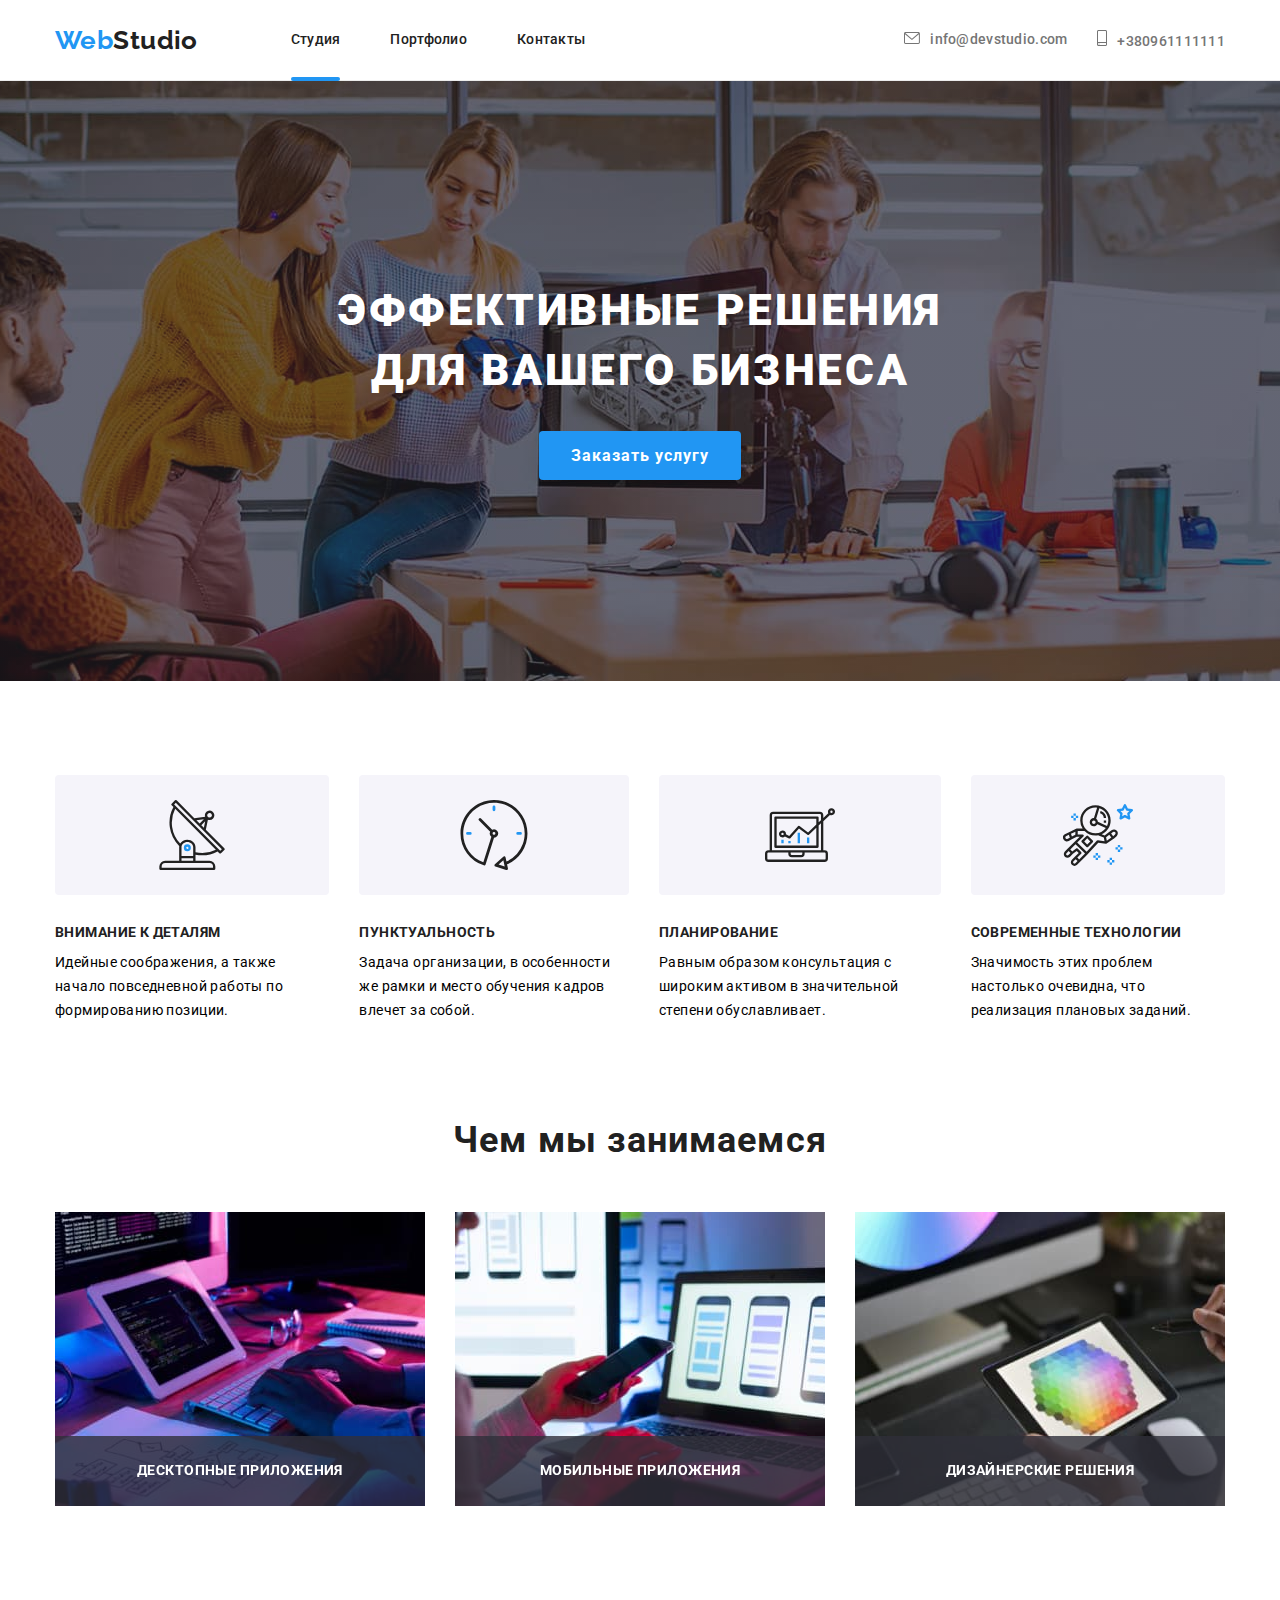
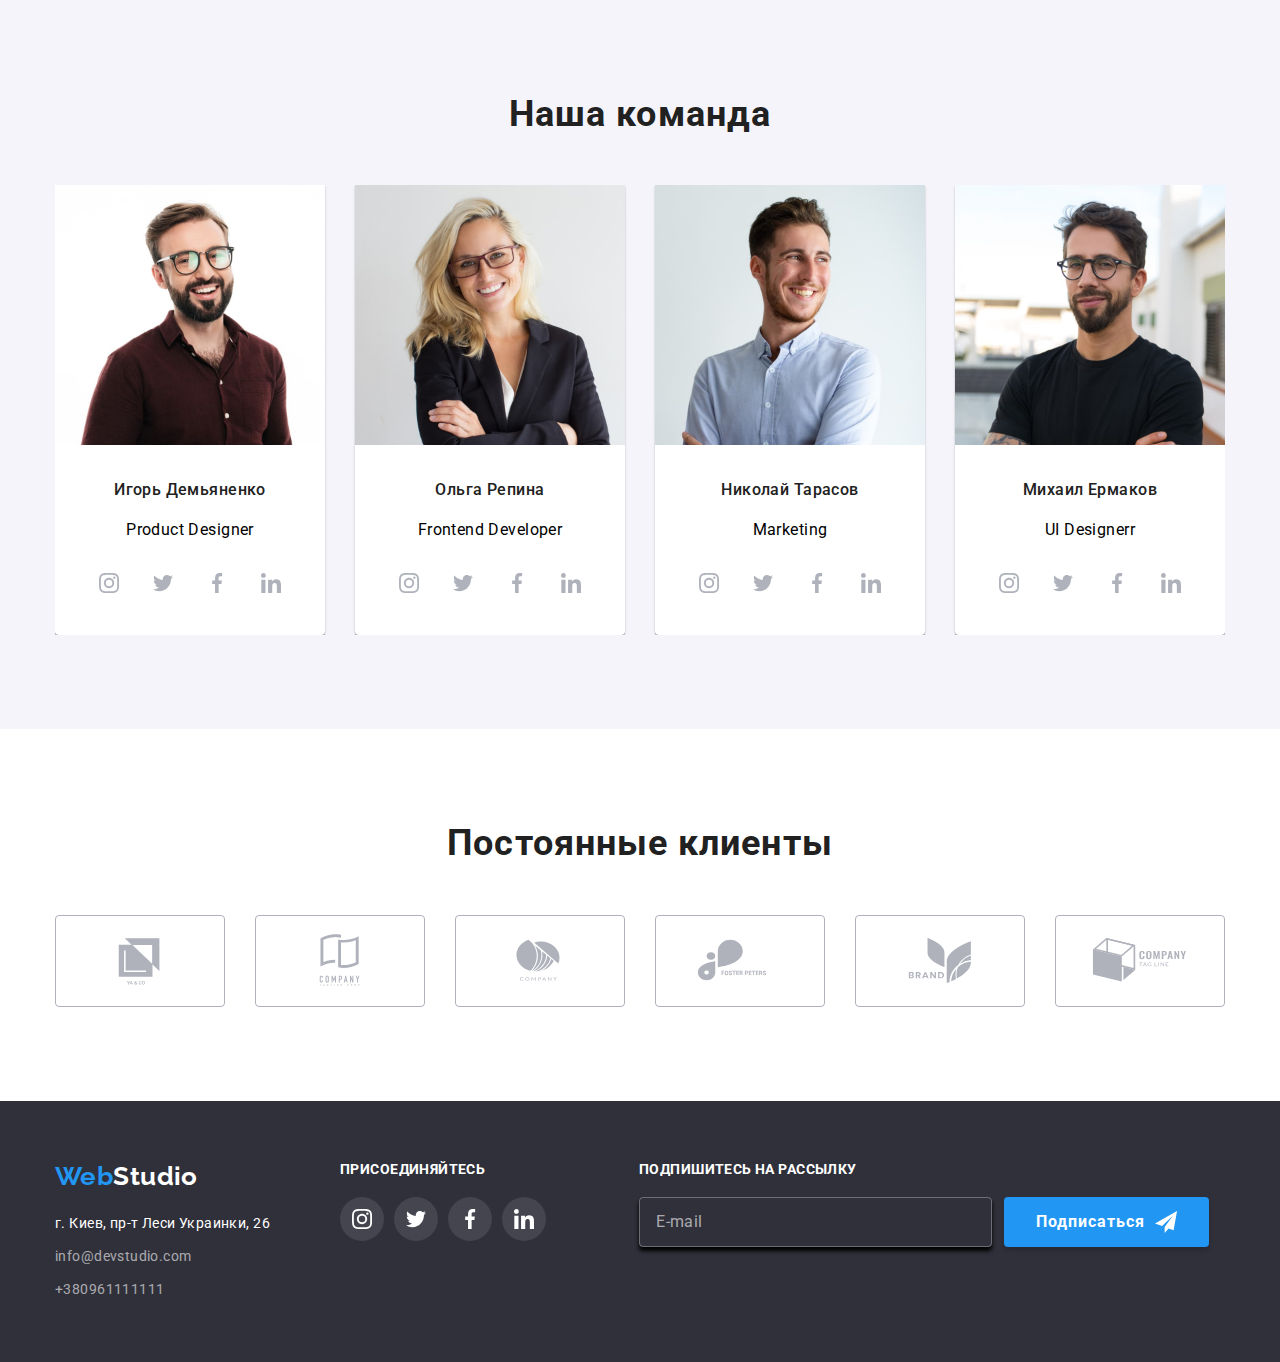
<file: index.html>
<!DOCTYPE html>
<html lang="ru">

<head>
    <meta charset="UTF-8">
    <meta http-equiv="X-UA-Compatible" content="IE=edge">
    <meta name="viewport" content="width=device-width, initial-scale=1.0">
    <title>Document</title>
    <link href="https://fonts.googleapis.com/css2?family=Raleway:wght@700&family=Roboto:wght@400;500;700;900&display=swap"
        rel="stylesheet">
    
    <link rel="stylesheet" href="./css/main.min.css"/>
</head>

<body>
    <!-- Шапка сайта -->
    <header class="page-header">
        <div class="container page-header_item">
        <nav class="site-nav">
            <a href="" class="site-nav__logo">Web<span class="site-nav__logo--active">Studio</span></a>
            <ul class="site-nav__list">
                <li class="site-nav__item"><a href="./index.html" class="site-nav__link site-nav__link--current">Студия</a></li>
                <li class="site-nav__item"><a href="./portfolio.html" class="site-nav__link">Портфолио</a></li>
                <li class="site-nav__item"><a href="" class="site-nav__link">Контакты</a></li>
            </ul>
        </nav>
        <ul class="contacts">
            <li class="contacts__item">
                <a href="mailto:info@devstudio.com" class="contacts__link"><svg class="contacts-icon" width="16" height="12">
                    <use href="./images/icons.svg#mail"></use>
                </svg>info@devstudio.com</a></li>

            <li class="contacts__item">
                <a href="tel:+380961111111" class="contacts__link"><svg class="contacts-icon" width="10" height="16"> 
                    <use href="./images/icons.svg#phone"></use>
                </svg>+380961111111</a></li>
        </ul>
        </div>
    </header>
    <main>
        <!-- Герой -->
        <section class="hero">
            <h1 class="hero__title">Эффективные решения для вашего бизнеса</h1>
            <button type="button" class="hero__btn" data-modal-open>Заказать услугу</button>
            <div class="backdrop backdrop--is-hidden" data-modal>
                <div class="modal">
            <button class="modal__close" data-modal-close><svg class="modal__icon" width="18" height="18">
                <use href="./images/icons.svg#close"></use>
            </svg></button>
            
            <h2 class="modal__title">Оставьте свои данные, мы вам перезвоним</h2>
            <form class="form" autocomplete="off"> 
                <div class="form__box">
                    <span class="form__field">Имя</span>
                <label class="form__label">
                    <input type="text" class="form__input" name="name" id="name" placeholder=" ">
                <svg class="form__icon" width="18" height="18">
                    <use href="./images/icons.svg#person-black"></use>
                </svg>
                </label>
                </div>
                <div class="form__box">
                <span class="form__field">Телефон</span>
                <label class="form__label">
                    <input type="tel" class="form__input" name="tel" id="tel" placeholder=" ">
                <svg class="form__icon" width="18" height="18">
                    <use href="./images/icons.svg#phone-black"></use>
                </svg>
                </label>
                </div>
                <div class="form__box">
                <span class="form__field">Почта</span>
                <label class="form__label">
                    <input type="email" class="form__input" name="email" id="email" placeholder=" ">
                <svg class="form__icon" width="18" height="18">
                    <use href="./images/icons.svg#email-black"></use>
                </svg>
                </label>
                </div>
                <div class="form__box form__box--bottom">
                    <span class="form__field">Комментарий</span>
                    <label class="form__label">
                        <textarea class="form__text" name="comment" id="comment" rows="10"  placeholder="Введите текст"></textarea>
                    </label>
                    </div>
                    
                        <label class="label">
                            <input class="label__input visually-hidden" type="checkbox" name="agreement" value="Соглашаюсь с рассылкой и принимаю Условия договора" required>
                            <span class="label__checkbox"></span>
                        <span class="label__agreement">Соглашаюсь с рассылкой и принимаю <a href="" class="label__link" >Условия договора</a></span>
                        
                        </label>
                        <button class=label__btn type="submit">Отправить</button>
                    
            </form>

            </div>
            </div>
        </section>
        <!-- Наши направления -->
        <section class="section">
            <div class="container">
            <h2 class="container__title visually-hidden">Наши направления</h2>
            <ul class="directions-list">
                <li class="directions-list__item">
                    <div class="box">
                    <svg class="box__icon" width="70" height="70"><use href="./images/icons.svg#antenna"></use></svg>
                    </div>
                    <h3 class="subtitle">Внимание к деталям</h3>
                    <p class="text">Идейные соображения, а также начало повседневной работы по формированию позиции.</p>
                </li>
                <li class="directions-list__item">
                    <div class="box">
                        <svg class="box__icon" width="70" height="70">
                            <use href="./images/icons.svg#clock"></use>
                        </svg>
                    </div>
                    <h3 class="subtitle">Пунктуальность</h3>
                    <p class="text">Задача организации, в особенности же рамки и место обучения кадров влечет за собой.</p>
                </li>
                <li class="directions-list__item">
                    <div class="box">
                        <svg class="box__icon" width="70" height="70">
                            <use href="./images/icons.svg#diagram"></use>
                        </svg>
                    </div>
                    <h3 class="subtitle">Планирование</h3>
                    <p class="text">Равным образом консультация с широким активом в значительной степени обуславливает.</p>
                </li>
                <li class="directions-list__item">
                    <div class="box">
                        <svg class="box__icon" width="70" height="70">
                            <use href="./images/icons.svg#astronaut"></use>
                        </svg>
                    </div>
                    <h3 class="subtitle">Современные технологии</h3>
                    <p class="text ">Значимость этих проблем настолько очевидна, что реализация плановых заданий.</p>
                </li>
            </ul>
            </div>
        </section>
        <!-- Чем мы занимаемся -->
        <section class="section section--no-padding">
            <div class="container">
                <h2 class="container__title">Чем мы занимаемся</h2>
            <ul class="work-list">
                <li class="work-list__item">
                    <img src="./images/box1.jpg" alt="Работает за компьютером" width="370">
                    <h3 class="work-list__title">ДЕСКТОПНЫЕ ПРИЛОЖЕНИЯ</h3>
                </li>
                <li class="work-list__item">
                    <img src="./images/box2.jpg" alt="Тестирует веб приложение" width="370">
                    <h3 class="work-list__title">МОБИЛЬНЫЕ ПРИЛОЖЕНИЯ</h3>
                </li>
                <li class="work-list__item">
                    <img src="./images/box3.jpg" alt="Смотрит задание на планшете" width="370">
                    <h3 class="work-list__title">ДИЗАЙНЕРСКИЕ РЕШЕНИЯ</h3>
                </li>
            </ul>
            </div>
        </section>
        <!-- Наша команда -->
        <section class="section section--team">
            <div class="container">
                <h2 class="container__title">Наша команда</h2>
            <ul class="team-list">
                <li class="team-list__item"> 
                    <img class="team-list__img" src="./images/team1.jpg" alt="Сотрудник команды" width="270">
                <div class="team-box">
                    <h3 class="team-box__title">Игорь Демьяненко</h3>
                    <p lang="en" class="team-box__text">Product Designer</p>
                    <ul class="icon-list">
                    <li class="icon-list__item"><a href="" class="icon-list__link" aria-label="Instagram"><svg class="icon-list__social" width="20" height="20">
                        <use href="./images/icons.svg#instagram"></use>
                    </svg></a></li>
                    <li class="icon-list__item"><a href="" class="icon-list__link" aria-label="Twitter"><svg class="icon-list__social" width="20" height="20">
                        <use href="./images/icons.svg#twitter"></use>
                    </svg></a></li>
                    <li class="icon-list__item"><a href="" class="icon-list__link" aria-label="Fecebook"><svg class="icon-list__social" width="20" height="20">
                        <use href="./images/icons.svg#facebook"></use>
                    </svg></a></li>
                    <li class="icon-list__item"><a href="" class="icon-list__link" aria-label="Linkedin"><svg class="icon-list__social" width="20" height="20">
                        <use href="./images/icons.svg#linkedin"></use>
                    </svg></a></li>
                </ul>
                </div>
                </li>
                <li class="team-list__item">
                    <img class="team-list__img" src="./images/team2.jpg" alt="Сотрудник команды" width="270">
                <div class="team-box">
                    <h3 class="team-box__title">Ольга Репина</h3>
                    <p lang="en" class="team-box__text">Frontend Developer</p>
            <ul class="icon-list">
                <li class="icon-list__item"><a href="" class="icon-list__link" aria-label="Instagram"><svg class="icon-list__social" width="20"
                            height="20">
                            <use href="./images/icons.svg#instagram"></use>
                        </svg></a></li>
                <li class="icon-list__item"><a href="" class="icon-list__link" aria-label="Twitter"><svg class="icon-list__social" width="20"
                            height="20">
                            <use href="./images/icons.svg#twitter"></use>
                        </svg></a></li>
                <li class="icon-list__item"><a href="" class="icon-list__link" aria-label="Fecebook"><svg class="icon-list__social" width="20"
                            height="20">
                            <use href="./images/icons.svg#facebook"></use>
                        </svg></a></li>
                <li class="icon-list__item"><a href="" class="icon-list__link" aria-label="Linkedin"><svg class="icon-list__social" width="20"
                            height="20">
                            <use href="./images/icons.svg#linkedin"></use>
                        </svg></a></li>
                    </ul>
                </div>
                </li>
                <li class="team-list__item">
                    <img class="team-list__img" src="./images/team3.jpg" alt="Сотрудник команды" width="270">
                <div class="team-box">
                    <h3 class="team-box__title">Николай Тарасов</h3>
                    <p lang="en" class="team-box__text"> Marketing</p>
            <ul class="icon-list">
                <li class="icon-list__item"><a href="" class="icon-list__link" aria-label="Instagram"><svg class="icon-list__social" width="20"
                            height="20">
                            <use href="./images/icons.svg#instagram"></use>
                        </svg></a></li>
                <li class="icon-list__item"><a href="" class="icon-list__link" aria-label="Twitter"><svg class="icon-list__social" width="20"
                            height="20">
                            <use href="./images/icons.svg#twitter"></use>
                        </svg></a></li>
                <li class="icon-list__item"><a href="" class="icon-list__link" aria-label="Fecebook"><svg class="icon-list__social" width="20"
                            height="20">
                            <use href="./images/icons.svg#facebook"></use>
                        </svg></a></li>
                <li class="icon-list__item"><a href="" class="icon-list__link" aria-label="Linkedin"><svg class="icon-list__social" width="20"
                            height="20">
                            <use href="./images/icons.svg#linkedin"></use>
                        </svg></a></li>
                </ul>
                </div>
                </li>
                <li class="team-list__item">
                    <img class="team-list__img" src="./images/team4.jpg" alt="Сотрудник команды" width="270">
                <div class="team-box">
                    <h3 class="team-box__title">Михаил Ермаков</h3>
                    <p lang="en" class="team-box__text">UI Designerr</p>
            <ul class="icon-list">
                <li class="icon-list__item"><a href="" class="icon-list__link" aria-label="Instagram"><svg class="icon-list__social" width="20"
                            height="20">
                            <use href="./images/icons.svg#instagram"></use>
                        </svg></a></li>
                <li class="icon-list__item"><a href="" class="icon-list__link" aria-label="Twitter"><svg class="icon-list__social" width="20"
                            height="20">
                            <use href="./images/icons.svg#twitter"></use>
                        </svg></a></li>
                <li class="icon-list__item"><a href="" class="icon-list__link" aria-label="Fecebook"><svg class="icon-list__social" width="20"
                            height="20">
                            <use href="./images/icons.svg#facebook"></use>
                        </svg></a></li>
                <li class="icon-list__item"><a href="" class="icon-list__link" aria-label="Linkedin"><svg class="icon-list__social" width="20"
                            height="20">
                            <use href="./images/icons.svg#linkedin"></use>
                        </svg></a></li>
                    </ul>
                </div>
                </li>
            </ul>
            </div>
        </section>
        <section class="section section--clients">
            <div class="container">
            <h2 class="container__title">Постоянные клиенты</h2>
            <ul class="clients-list">
                <li class="clients-list__item"><a href="" class="clients-list__link" aria-label="Ссылка постоянных клиентов" ><svg class="clients-list__icon" width="106" height="60">
                        <use href="./images/icons.svg#clien-1"></use>
                    </svg></a></li>
                <li class="clients-list__item"><a href="" class="clients-list__link" aria-label="Ссылка постоянных клиентов"><svg class="clients-list__icon" width="106" height="60">
                        <use href="./images/icons.svg#clien-2"></use>
                    </svg></a></li>
                <li class="clients-list__item"><a href="" class="clients-list__link" aria-label="Ссылка постоянных клиентов"><svg class="clients-list__icon" width="106" height="60">
                        <use href="./images/icons.svg#clien-3"></use>
                    </svg></a></li>
                <li class="clients-list__item"><a href="" class="clients-list__link" aria-label="Ссылка постоянных клиентов"><svg class="clients-list__icon" width="106" height="60">
                        <use href="./images/icons.svg#clien-4"></use>
                    </svg></a></li>
                <li class="clients-list__item"><a href="" class="clients-list__link" aria-label="Ссылка постоянных клиентов"><svg class="clients-list__icon" width="106" height="60">
                        <use href="./images/icons.svg#clien-5"></use>
                    </svg></a></li>
                <li class="clients-list__item"><a href="" class="clients-list__link" aria-label="Ссылка постоянных клиентов"><svg class="clients-list__icon" width="106" height="60">
                        <use href="./images/icons.svg#clien-6"></use>
                    </svg></a></li>
            </ul>
            </div>
        </section>
    </main>
    <!-- Футер -->
    <footer class="page-footer">
        <div class="container page-footer__block">
            <div class="footer">
            <a href="" class="footer__logo">Web<span class="footer__logo--active">Studio</span></a>
            <address><a href="" class="footer__location">г. Киев, пр-т Леси Украинки, 26</a> </address>
        <ul class="footer__list">
            <li class="footer__item">
                <a href="mailto:info@devstudio.com" class="footer__link">info@devstudio.com</a>
            </li>
            <li class="footer__item">
                <a href="tel:+380961111111" class="footer__link">+380961111111</a>
            </li>
        </ul>
            </div>
        <div class="join">
            <h3 class="join__title">ПРИСОЕДИНЯЙТЕСЬ</h3>
        <ul class="join__list">
            <li class="join__item"><a href="" class="join__link" aria-label="Instagram"><svg class="join__social" width="20"
                        height="20">
                        <use href="./images/icons.svg#instagram"></use>
                    </svg></a></li>
            <li class="join__item"><a href="" class="join__link" aria-label="Twitter"><svg class="join__social" width="20"
                        height="20">
                        <use href="./images/icons.svg#twitter"></use>
                    </svg></a></li>
            <li class="join__item"><a href="" class="join__link" aria-label="Fecebook"><svg class="join__social" width="20"
                        height="20">
                        <use href="./images/icons.svg#facebook"></use>
                    </svg></a></li>
            <li class="join__item"><a href="" class="join__link" aria-label="Linkedin"><svg class="join__social" width="20"
                        height="20">
                        <use href="./images/icons.svg#linkedin"></use>
                    </svg></a></li>
        </ul>
        </div>
            <div class="subscrible">
            <h3 class="subscrible__title">ПОДПИШИТЕСЬ НА РАССЫЛКУ</h3>
            <form class="subscrible__form">
                <input class="subscrible__input" type="email" name="mail" placeholder="E-mail" required>
            <button class=subscrible__btn type="submit">Подписаться
                <svg class="subscrible__icon-send" width="24" height="24">
                    <use href="./images/icons.svg#icon-send"></use>
                </svg>
            </button>
        </form>
        </div>
        </div>
    </footer>

<script src="./js/modal.js"></script>
</body>

</html>
</file>
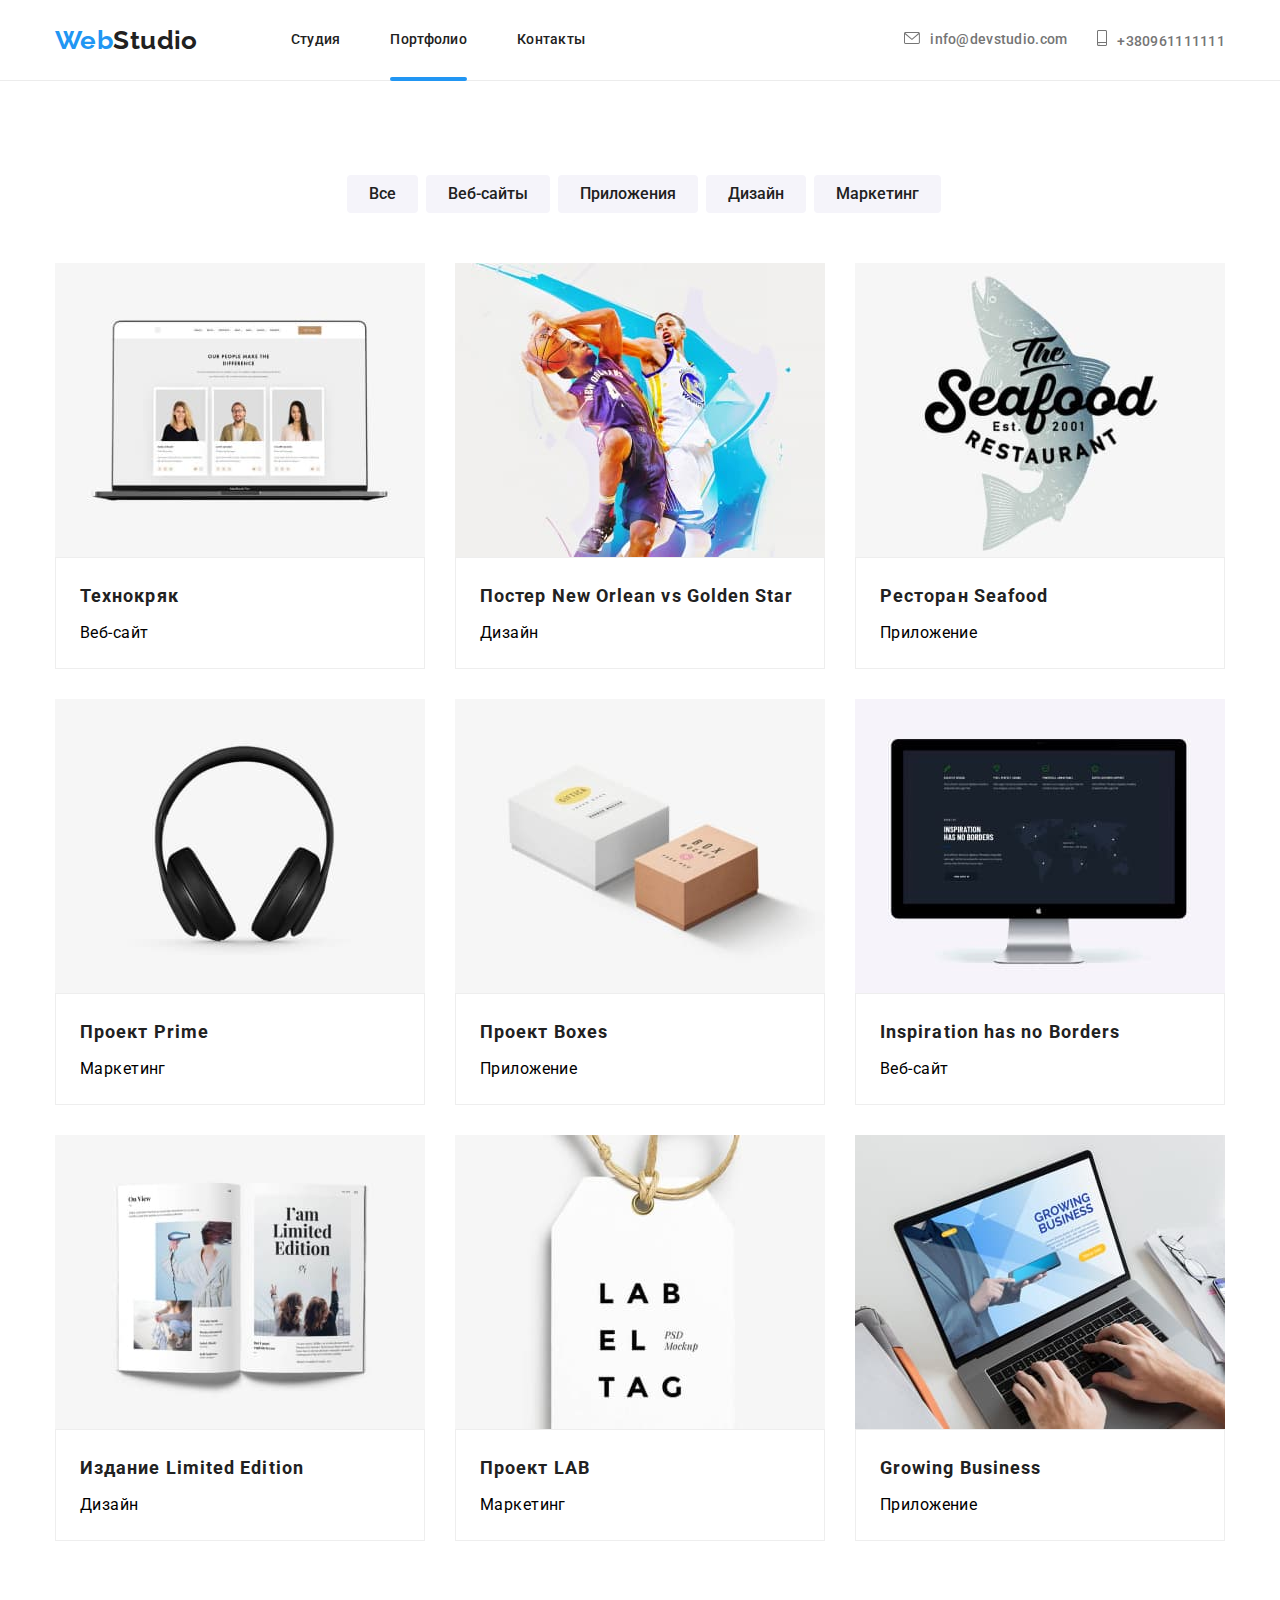
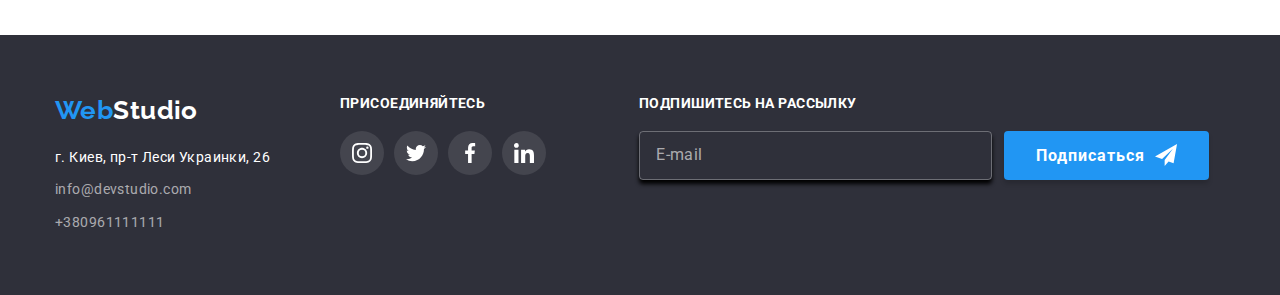
<file: portfolio.html>
<!DOCTYPE html>
<html lang="ru">

<head>
    <meta charset="UTF-8">
    <meta http-equiv="X-UA-Compatible" content="IE=edge">
    <meta name="viewport" content="width=device-width, initial-scale=1.0">
    <title>Document</title>
    <link href="https://fonts.googleapis.com/css2?family=Raleway:wght@700&family=Roboto:wght@400;500;700;900&display=swap"
        rel="stylesheet">

    <link rel="stylesheet" href="./css/main.min.css">
</head>

<body>
    <!-- Шапка сайта -->
    <header class="page-header">
        <div class="container page-header_item">
            <nav class="site-nav">
                <a href="" class="site-nav__logo">Web<span class="site-nav__logo--active">Studio</span></a>
                <ul class="site-nav__list">
                    <li class="site-nav__item"><a href="./index.html"
                            class="site-nav__link ">Студия</a></li>
                    <li class="site-nav__item"><a href="./portfolio.html" class="site-nav__link site-nav__link--current">Портфолио</a></li>
                    <li class="site-nav__item"><a href="" class="site-nav__link">Контакты</a></li>
                </ul>
            </nav>
            <ul class="contacts">
                <li class="contacts__item">
                    <a href="mailto:info@devstudio.com" class="contacts__link"><svg class="contacts-icon" width="16"
                            height="12">
                            <use href="./images/icons.svg#mail"></use>
                        </svg>info@devstudio.com</a>
                </li>
    
                <li class="contacts__item">
                    <a href="tel:+380961111111" class="contacts__link"><svg class="contacts-icon" width="10" height="16">
                            <use href="./images/icons.svg#phone"></use>
                        </svg>+380961111111</a>
                </li>
            </ul>
        </div>
    </header>
        <main>
            <!--Герой-->
            <h1 class="hero__title visually-hidden">Портфолио</h1>
            <!--С чем мы работаем-->
            <section class="section">
                <div class="container">
            <ul class="button-list">
                <li><button  type="button" class="button-list__btn">Все</button></li>
                <li><button  type="button" class="button-list__btn">Веб-сайты</button></li>
                <li><button  type="button" class="button-list__btn">Приложения</button></li>
                <li><button  type="button" class="button-list__btn">Дизайн</button></li>
                <li><button  type="button" class="button-list__btn">Маркетинг</button></li>
            </ul>
            <ul class="portfolio-list">
                <li class="portfolio-list__item">
                <div class="product-thumb">
                    <a href=""><img class="product-thumb__img" src="./images/portfolio-1.jpg" alt="Технокряк"></a>
                    <p class="product-thumb__text">Технокряк это современная площадка распространения коронавируса. Компании используют эту платформу для цифрового
                    шпионажа и атак на защищённые сервера конкурентов.</p>
                </div>
                    <div class="description">
                    <h2 class="description__headline">Технокряк</h2>
                    <p class="description__text">Веб-сайт</p>
                    
                </div>
                </li>
                <li class="portfolio-list__item">
                    <a href=""><img class="product-thumb__img" src="./images/portfolio-2.jpg" alt="<Баскетбольный матч"></a>
                <div class="description">
                    <h2 class="description__headline">Постер New Orlean vs Golden Star</h2>
                    <p class="description__text">Дизайн</p>
                </div>
                </li>
                <li class="portfolio-list__item"><a href=""><img class="product-thumb__img" src="./images/portfolio-3.jpg" alt="Ресторан Seafood"></a>
                <div class="description">
                    <h2 class="description__headline">Ресторан Seafood</h2>
                    <p class="description__text">Приложение</p>
                </div>
                </li>
                
                <li class="portfolio-list__item"><a href=""><img class="product-thumb__img" src="./images/portfolio-4.jpg" alt="Наушники"></a>
                <div class="description">  
                    <h2 class="description__headline">Проект Prime</h2>
                    <p class="description__text">Маркетинг</p>
                </div>
                </li>
                
                <li class="portfolio-list__item"><a href=""><img class="product-thumb__img" src="./images/portfolio-5.jpg" alt="Две картонные коробки"></a>
                <div class="description">
                    <h2 class="description__headline">Проект Boxes</h2>
                    <p class="description__text">Приложение</p>
                </div>
                </li>
                
                <li class="portfolio-list__item"><a href=""><img class="product-thumb__img" src="./images/portfolio-6.jpg" alt="Экран компьютера"></a>
                <div class="description">
                    <h2 class="description__headline">Inspiration has no Borders</h2>
                    <p class="description__text">Веб-сайт</p>
                </div>
                </li>
                
                <li class="portfolio-list__item"><a href=""><img class="product-thumb__img" src="./images/portfolio-7.jpg" alt="Открытая книга"></a>
                <div class="description">
                    <h2 class="description__headline">Издание Limited Edition</h2>
                    <p class="description__text">Дизайн</p>
                </div>
                </li>
                
                <li class="portfolio-list__item"><a href=""><img class="product-thumb__img" src="./images/portfolio-8.jpg" alt="Емблема LAB"></a>
                <div class="description">
                    <h2 class="description__headline">Проект LAB</h2>
                    <p class="description__text">Маркетинг</p>
                </div>
                </li>
                
                <li class="portfolio-list__item"><a href=""><img class="product-thumb__img" src="./images/portfolio-9.jpg" alt="Набирает на ноутбуке текст"></a>
                <div class="description"> 
                    <h2 class="description__headline">Growing Business</h2>
                    <p class="description__text">Приложение</p>
                </div>
                </li>
                
            </ul>
            </div>
            </section>
        </main>
        <!-- Футер -->
    <footer class="page-footer">
        <div class="container page-footer__block">
            <div class="footer">
                <a href="" class="footer__logo">Web<span class="footer__logo--active">Studio</span></a>
                <address><a href="" class="footer__location">г. Киев, пр-т Леси Украинки, 26</a> </address>
                <ul class="footer__list">
                    <li class="footer__item">
                        <a href="mailto:info@devstudio.com" class="footer__link">info@devstudio.com</a>
                    </li>
                    <li class="footer__item">
                        <a href="tel:+380961111111" class="footer__link">+380961111111</a>
                    </li>
                </ul>
            </div>
            <div class="join">
                <h3 class="join__title">ПРИСОЕДИНЯЙТЕСЬ</h3>
                <ul class="join__list">
                    <li class="join__item"><a href="" class="join__link" aria-label="Instagram"><svg class="join__social"
                                width="20" height="20">
                                <use href="./images/icons.svg#instagram"></use>
                            </svg></a></li>
                    <li class="join__item"><a href="" class="join__link" aria-label="Twitter"><svg class="join__social"
                                width="20" height="20">
                                <use href="./images/icons.svg#twitter"></use>
                            </svg></a></li>
                    <li class="join__item"><a href="" class="join__link" aria-label="Fecebook"><svg class="join__social"
                                width="20" height="20">
                                <use href="./images/icons.svg#facebook"></use>
                            </svg></a></li>
                    <li class="join__item"><a href="" class="join__link" aria-label="Linkedin"><svg class="join__social"
                                width="20" height="20">
                                <use href="./images/icons.svg#linkedin"></use>
                            </svg></a></li>
                </ul>
            </div>
            <div class="subscrible">
                <h3 class="subscrible__title">ПОДПИШИТЕСЬ НА РАССЫЛКУ</h3>
                <form class="subscrible__form">
                    <input class="subscrible__input" type="email" name="mail" placeholder="E-mail" required>
                    <button class=subscrible__btn type="submit">Подписаться
                        <svg class="subscrible__icon-send" width="24" height="24">
                            <use href="./images/icons.svg#icon-send"></use>
                        </svg>
                    </button>
                </form>
            </div>
        </div>
    </footer>
        
        </body>
        
        </html>
</file>
<file: css/main.min.css>
/*! modern-normalize v0.6.0 | MIT License | https://github.com/sindresorhus/modern-normalize */*,*::before,*::after{-webkit-box-sizing:border-box;box-sizing:border-box}:root{-moz-tab-size:4;-o-tab-size:4;tab-size:4}html{line-height:1.15;-webkit-text-size-adjust:100%}body{margin:0}body{font-family:system-ui,-apple-system,"Segoe UI",Roboto,Helvetica,Arial,sans-serif,"Apple Color Emoji","Segoe UI Emoji"}hr{height:0}abbr[title]{-webkit-text-decoration:underline dotted;text-decoration:underline dotted}b,strong{font-weight:bolder}code,kbd,samp,pre{font-family:SFMono-Regular, Consolas, 'Liberation Mono', Menlo, monospace;font-size:1em}small{font-size:80%}sub,sup{font-size:75%;line-height:0;position:relative;vertical-align:baseline}sub{bottom:-0.25em}sup{top:-0.5em}button,input,optgroup,select,textarea{font-family:inherit;font-size:100%;line-height:1.15;margin:0}button,select{text-transform:none}button,[type='button'],[type='reset'],[type='submit']{-webkit-appearance:button}button::-moz-focus-inner,[type='button']::-moz-focus-inner,[type='reset']::-moz-focus-inner,[type='submit']::-moz-focus-inner{border-style:none;padding:0}button:-moz-focusring,[type='button']:-moz-focusring,[type='reset']:-moz-focusring,[type='submit']:-moz-focusring{outline:1px dotted ButtonText}fieldset{padding:0.35em 0.75em 0.625em}legend{padding:0}progress{vertical-align:baseline}[type='number']::-webkit-inner-spin-button,[type='number']::-webkit-outer-spin-button{height:auto}[type='search']{-webkit-appearance:textfield;outline-offset:-2px}[type='search']::-webkit-search-decoration{-webkit-appearance:none}::-webkit-file-upload-button{-webkit-appearance:button;font:inherit}summary{display:list-item}img{display:block;max-width:100%;height:auto}body{color:var(--primary-text-color);background-color:var(--primary-bg-color);font-family:Roboto, sans-serif;font-weight:400;font-size:14px;line-height:1.14;letter-spacing:0.03em}ul{list-style:none;padding:0;margin:0}.site-nav__logo,.site-nav__link,.footer__link,.footer__location,.contacts__link,.footer__logo{text-decoration:none}.visually-hidden{position:absolute;white-space:nowrap;width:1px;height:1px;overflow:hidden;border:0;padding:0;clip:rect(0 0 0 0);-webkit-clip-path:inset(50%);clip-path:inset(50%);margin:-1px}img{display:block;max-width:100%;height:auto}body{color:var(--primary-text-color);background-color:var(--primary-bg-color);font-family:Roboto, sans-serif;font-weight:400;font-size:14px;line-height:1.14;letter-spacing:0.03em}ul{list-style:none;padding:0;margin:0}.site-nav__logo,.site-nav__link,.footer__link,.footer__location,.contacts__link,.footer__logo{text-decoration:none}.container{margin-left:auto;margin-right:auto;width:1200px;padding-left:15px;padding-right:15px}.section{padding-top:94px;padding-bottom:94px}.page-header{border-bottom-width:1px;border-bottom-style:solid;border-bottom-color:#ececec}.page-header_item{background-color:#fff;display:-webkit-box;display:-ms-flexbox;display:flex;-webkit-box-align:center;-ms-flex-align:center;align-items:center}.site-nav,.site-nav__list,.contacts{display:-webkit-box;display:-ms-flexbox;display:flex;-webkit-box-align:center;-ms-flex-align:center;align-items:center}.site-nav__logo{font-family:Raleway, sans-serif;color:#2196f3;font-weight:700;font-size:26px;line-height:1.19}.site-nav__logo--active{color:#212121}.site-nav__list{margin-left:93px}.site-nav__item:not(:last-child){margin-right:50px}.site-nav__link{color:#212121;font-weight:500;letter-spacing:0.02em;display:block;padding-top:32px;padding-bottom:32px;-webkit-transition-property:color;transition-property:color;-webkit-transition-duration:250ms;transition-duration:250ms;-webkit-transition-timing-function:cubic-bezier(0.4, 0, 0.2, 1);transition-timing-function:cubic-bezier(0.4, 0, 0.2, 1)}.site-nav__link:hover,.site-nav__link:focus{color:#2196f3}.site-nav__link--current{position:relative;-webkit-transition-property:color;transition-property:color;-webkit-transition-duration:250ms;transition-duration:250ms;-webkit-transition-timing-function:cubic-bezier(0.4, 0, 0.2, 1);transition-timing-function:cubic-bezier(0.4, 0, 0.2, 1)}.site-nav__link--current::after{content:'';position:absolute;display:block;bottom:-1px;width:100%;height:4px;border-radius:2px;background-color:#2196f3}.contacts{margin-left:auto}.contacts__link{margin-left:30px;color:#757575;font-weight:500;font-size:14px;line-height:1.14;letter-spacing:0.02em;-webkit-transition-property:color;transition-property:color;-webkit-transition-duration:250ms;transition-duration:250ms;-webkit-transition-timing-function:cubic-bezier(0.4, 0, 0.2, 1);transition-timing-function:cubic-bezier(0.4, 0, 0.2, 1)}.contacts__link:hover,.contacts__link:focus{color:#2196f3}.contacts-icon{margin-right:10px;fill:currentColor}.hero{padding-top:200px;padding-bottom:200px;text-align:center;max-width:1600px;height:600px;margin-left:auto;margin-right:auto;background-color:var(--hero-bg-color);background-image:-webkit-gradient(linear, left top, right top, from(rgba(47,48,58,0.4)), to(rgba(47,48,58,0.4))),url(../images/hero-page.jpg);background-image:linear-gradient(to right, rgba(47,48,58,0.4), rgba(47,48,58,0.4)),url(../images/hero-page.jpg);background-repeat:no-repeat;background-position:center;background-size:cover}.hero__title{max-width:696px;margin:0 auto 30px;color:#fff;font-weight:900;font-size:44px;line-height:1.36;letter-spacing:0.06em;text-transform:uppercase}.hero__btn{display:inline-block;-webkit-box-shadow:0px 4px 4px rgba(0,0,0,0.15);box-shadow:0px 4px 4px rgba(0,0,0,0.15);border-radius:4px;border:none;padding:10px 32px;min-width:200px;color:#fff;background-color:#2196f3;font-weight:700;font-size:16px;line-height:1.85;letter-spacing:0.06em;cursor:pointer;font-family:inherit;overflow:hidden}.backdrop{position:fixed;top:0;left:0;width:100%;height:100%;background-color:rgba(0,0,0,0.2);opacity:1;-webkit-transition-property:opacity;transition-property:opacity;-webkit-transition-duration:250ms;transition-duration:250ms;-webkit-transition-timing-function:cubic-bezier(0.4, 0, 0.2, 1);transition-timing-function:cubic-bezier(0.4, 0, 0.2, 1)}.backdrop--is-hidden{opacity:0;pointer-events:none}.modal{position:absolute;width:528px;height:581px;top:50%;left:50%;-webkit-transform:translate(-50%, -50%) scale(1);transform:translate(-50%, -50%) scale(1);border-radius:4px;background-color:#fff;-webkit-box-shadow:0 0 8px #00000099;box-shadow:0 0 8px #00000099;-webkit-transition-property:-webkit-transform, -webkit-box-shadow;transition-property:-webkit-transform, -webkit-box-shadow;transition-property:transform, box-shadow;transition-property:transform, box-shadow, -webkit-transform, -webkit-box-shadow;-webkit-transition-duration:250ms;transition-duration:250ms;-webkit-transition-timing-function:cubic-bezier(0.4, 0, 0.2, 1);transition-timing-function:cubic-bezier(0.4, 0, 0.2, 1)}.modal__close{position:absolute;top:0;right:0;display:-webkit-box;display:-ms-flexbox;display:flex;-webkit-box-pack:center;-ms-flex-pack:center;justify-content:center;-webkit-box-align:center;-ms-flex-align:center;align-items:center;margin-top:8px;margin-right:8px;background-color:#fff;width:30px;height:30px;cursor:pointer;border-radius:50%;border:1px solid #0000001a;-webkit-transition-property:color, -webkit-transform;transition-property:color, -webkit-transform;transition-property:color, transform;transition-property:color, transform, -webkit-transform;-webkit-transition-duration:250ms;transition-duration:250ms;-webkit-transition-timing-function:cubic-bezier(0.4, 0, 0.2, 1);transition-timing-function:cubic-bezier(0.4, 0, 0.2, 1)}.modal__close:hover,.modal__close:focus{color:#2196f3}.modal__title{color:var(--title-text-color);font-weight:700;font-size:20px;line-height:1.15;letter-spacing:0.03em;padding:40px 40px 12px 40px;margin:0}.modal__icon{fill:currentColor}.form{width:448px;margin-left:auto;margin-right:auto}.form__box{margin-bottom:12px}.form__box--botoom{margin-bottom:20px}.form__field{color:#757575;font-weight:400;font-size:12px;line-height:1.16;letter-spacing:0.01em;margin-bottom:4px;display:-webkit-box;display:-ms-flexbox;display:flex;-webkit-box-align:start;-ms-flex-align:start;align-items:flex-start}.form__label{position:relative;display:-webkit-box;display:-ms-flexbox;display:flex}.form__input,.form__text{width:100%;margin:0;padding:12px 42px;font-size:12px;line-height:1.16;letter-spacing:0.01em;border-radius:4px;border:1px solid #21212133;outline:none;-webkit-transition-property:border;transition-property:border;-webkit-transition-duration:250ms;transition-duration:250ms;-webkit-transition-timing-function:cubic-bezier(0.4, 0, 0.2, 1);transition-timing-function:cubic-bezier(0.4, 0, 0.2, 1)}.form__icon{position:absolute;top:50%;left:12px;-webkit-transform:translateY(-50%);transform:translateY(-50%);color:#212121;-webkit-transition-property:color;transition-property:color;-webkit-transition-duration:250ms;transition-duration:250ms;-webkit-transition-timing-function:cubic-bezier(0.4, 0, 0.2, 1);transition-timing-function:cubic-bezier(0.4, 0, 0.2, 1)}.form__icon{fill:currentColor}.form__text{height:120px;padding:12px 16px;resize:none}.form__label:focus-within>.form__icon{color:#2196f3}.form__input:focus{border:1px solid #2196f3}.form__input::-webkit-input-placeholder{font-size:12px;line-height:1.17;letter-spacing:0.01em;color:rgba(117,117,117,0.5)}.form__input:-ms-input-placeholder{font-size:12px;line-height:1.17;letter-spacing:0.01em;color:rgba(117,117,117,0.5)}.form__input::-ms-input-placeholder{font-size:12px;line-height:1.17;letter-spacing:0.01em;color:rgba(117,117,117,0.5)}.form__input::placeholder{font-size:12px;line-height:1.17;letter-spacing:0.01em;color:rgba(117,117,117,0.5)}.form__text:focus{border:1px solid #2196f3}.label{display:-webkit-box;display:-ms-flexbox;display:flex;-webkit-box-pack:center;-ms-flex-pack:center;justify-content:center;-webkit-box-align:center;-ms-flex-align:center;align-items:center}.label__checkbox{display:inline-block;width:16px;height:15px;border:2px solid #212121;margin-right:8px;-webkit-transition-property:-webkit-transform;transition-property:-webkit-transform;transition-property:transform;transition-property:transform, -webkit-transform;-webkit-transition-duration:250ms;transition-duration:250ms;-webkit-transition-timing-function:cubic-bezier(0.4, 0, 0.2, 1);transition-timing-function:cubic-bezier(0.4, 0, 0.2, 1)}.label__input:checked+.label__checkbox{border-color:transparent;background-color:#2196f3;background-image:url("../images/icon-check.svg");background-repeat:no-repeat;background-size:contain}.label__agreement{color:#757575;font-weight:400;font-size:14px;line-height:1.71;letter-spacing:0.03em}.label__link{color:#2196f3}.label__btn{display:inline-block;-webkit-box-shadow:0px 4px 4px rgba(0,0,0,0.15);box-shadow:0px 4px 4px rgba(0,0,0,0.15);border-radius:4px;border:none;padding:10px 32px;min-width:200px;margin-top:30px;color:#fff;background-color:#2196f3;font-weight:700;font-size:16px;line-height:1.85;letter-spacing:0.06em;cursor:pointer;font-family:inherit;overflow:hidden}.container__title{margin-top:0;margin-bottom:50px;color:#212121;font-weight:700;font-size:36px;line-height:1.16;letter-spacing:0.03em;text-align:center}.directions-list{display:-webkit-box;display:-ms-flexbox;display:flex;-ms-flex-pack:distribute;justify-content:space-around}.directions-list__item{width:calc((100% -90px) / 4)}.directions-list__item:not(:last-child){margin-right:30px}.box{display:-webkit-box;display:-ms-flexbox;display:flex;-ms-flex-pack:distribute;justify-content:space-around;-webkit-box-align:center;-ms-flex-align:center;align-items:center;weight:270px;height:120px;border-radius:4px;margin-bottom:30px;background-color:#f5f4fa}.subtitle{margin-top:0;margin-bottom:10px;color:#212121;font-weight:700;font-size:14px;text-transform:uppercase}.text{margin-top:0;margin-bottom:0;height:75px;font-size:14px;line-height:1.71}.section--no-padding{padding-top:0}.work-list{display:-webkit-box;display:-ms-flexbox;display:flex;-ms-flex-pack:distribute;justify-content:space-around}.work-list__item{position:relative;overflow:hidden}.work-list__item{width:calc((100% -60px) / 3)}.work-list__item:not(:last-child){margin-right:30px}.work-list__title{position:absolute;width:100%;height:70px;bottom:0;margin:0;padding-top:27px;text-align:center;font-weight:700;font-size:14px;line-height:1.14;letter-spacing:0.03em;color:#fff;background-color:rgba(47,48,58,0.8)}.section--team{background-color:#f5f4fa}.team-list{display:-webkit-box;display:-ms-flexbox;display:flex;-ms-flex-pack:distribute;justify-content:space-around;overflow:hidden}.team-list__item{width:calc((100% -90px) / 4);-webkit-box-shadow:0 2px 1px rgba(0,0,0,0.2),0 1px 1px rgba(0,0,0,0.14),0 1px 3px rgba(0,0,0,0.12);box-shadow:0 2px 1px rgba(0,0,0,0.2),0 1px 1px rgba(0,0,0,0.14),0 1px 3px rgba(0,0,0,0.12);border:0;border-radius:0 0 4px 4px;background-color:#fff}.team-list__item:not(:last-child){margin-right:30px}.team-box{padding-top:30px;padding-bottom:30px}.team-box__title{margin-top:0;margin-bottom:10px;color:#212121;font-weight:500;font-size:16px;line-height:1.87;text-align:center}.team-box__text{margin-top:0;margin-bottom:0;font-size:16px;line-height:1.87;text-align:center}.icon-list{display:-webkit-box;display:-ms-flexbox;display:flex;-webkit-box-pack:justify;-ms-flex-pack:justify;justify-content:space-between;margin-top:16px;margin-left:32px;margin-right:32px}.icon-list__link{display:-webkit-box;display:-ms-flexbox;display:flex;-webkit-box-pack:center;-ms-flex-pack:center;justify-content:center;-webkit-box-align:center;-ms-flex-align:center;align-items:center;width:44px;height:44px;border-radius:50%;background-color:#fff;color:#afb1bb;-webkit-transition-property:background-color, color;transition-property:background-color, color;-webkit-transition-duration:250ms;transition-duration:250ms;-webkit-transition-timing-function:cubic-bezier(0.4, 0, 0.2, 1);transition-timing-function:cubic-bezier(0.4, 0, 0.2, 1)}.icon-list__link:hover,.icon-list__link:focus{background-color:#2196f3;color:#fff}.icon-list__social{fill:currentColor}.section--clients{background-color:#fff}.clients-list{display:-webkit-box;display:-ms-flexbox;display:flex;-webkit-box-pack:center;-ms-flex-pack:center;justify-content:center}.clients-list__item:not(:last-child){margin-right:30px}.clients-list__link{display:-webkit-box;display:-ms-flexbox;display:flex;-webkit-box-pack:center;-ms-flex-pack:center;justify-content:center;-webkit-box-align:center;-ms-flex-align:center;align-items:center;width:170px;height:92px;color:#afb1bb;border:1px solid #afb1bb;border-radius:4px;-webkit-transition-property:color, border-color;transition-property:color, border-color;-webkit-transition-duration:250ms;transition-duration:250ms;-webkit-transition-timing-function:cubic-bezier(0.4, 0, 0.2, 1);transition-timing-function:cubic-bezier(0.4, 0, 0.2, 1)}.clients-list__link:hover,.clients-list__link:focus{color:#2196f3;border-color:#2196f3}.clients-list__icon{fill:currentColor}.button-list{display:-webkit-box;display:-ms-flexbox;display:flex;-webkit-box-pack:center;-ms-flex-pack:center;justify-content:center;margin-bottom:50px}.button-list__btn{display:inline-block;border-radius:4px;margin:0 auto;border:0;margin-left:8px;padding:6px 22px;max-width:145px;overflow:hidden;color:#212121;background-color:#f5f4fa;font-weight:500;font-size:16px;line-height:1.62;cursor:pointer;font-family:Roboto, sans-serif;-webkit-transition-property:color, background-color, -webkit-box-shadow;transition-property:color, background-color, -webkit-box-shadow;transition-property:color, background-color, box-shadow;transition-property:color, background-color, box-shadow, -webkit-box-shadow;-webkit-transition-duration:250ms;transition-duration:250ms;-webkit-transition-timing-function:cubic-bezier(0.4, 0, 0.2, 1);transition-timing-function:cubic-bezier(0.4, 0, 0.2, 1)}.button-list__btn:hover,.button-list__btn:focus{-webkit-box-shadow:0 2px 2px rgba(0,0,0,0.12),0 1px 2px rgba(0,0,0,0.08),0 3px 1px rgba(0,0,0,0.1);box-shadow:0 2px 2px rgba(0,0,0,0.12),0 1px 2px rgba(0,0,0,0.08),0 3px 1px rgba(0,0,0,0.1);border:0;color:#fff;background-color:#2196f3}.portfolio-list{display:-webkit-box;display:-ms-flexbox;display:flex;-ms-flex-wrap:wrap;flex-wrap:wrap}.portfolio-list__item{width:370px;overflow:hidden;-webkit-transition-property:-webkit-box-shadow;transition-property:-webkit-box-shadow;transition-property:box-shadow;transition-property:box-shadow, -webkit-box-shadow;-webkit-transition-duration:250ms;transition-duration:250ms;-webkit-transition-timing-function:cubic-bezier(0.4, 0, 0.2, 1);transition-timing-function:cubic-bezier(0.4, 0, 0.2, 1)}.portfolio-list__item:not(:nth-child(3n)){margin-right:30px}.portfolio-list__item:nth-child(-n+6){margin-bottom:30px}.portfolio-list__item:hover,.portfolio-list__item:focus{-webkit-box-shadow:1px 4px 6px #00000029, 0px 4px 4px #0000000f, 0px 1px 1px #0000001f;box-shadow:1px 4px 6px #00000029, 0px 4px 4px #0000000f, 0px 1px 1px #0000001f}.product-thumb{position:relative;overflow:hidden}.product-thumb::before{content:'';position:absolute;opacity:0;bottom:0;width:100%;height:100%;background-color:rgba(33,150,243,0.9);-webkit-transform:translateY(100%);transform:translateY(100%);-webkit-transition-property:opacity, -webkit-transform;transition-property:opacity, -webkit-transform;transition-property:transform, opacity;transition-property:transform, opacity, -webkit-transform;-webkit-transition-duration:250ms;transition-duration:250ms;-webkit-transition-timing-function:cubic-bezier(0.4, 0, 0.2, 1);transition-timing-function:cubic-bezier(0.4, 0, 0.2, 1)}.product-thumb .product-thumb__text{position:absolute;top:50%;opacity:0;width:100%;height:100%;margin:0;padding:63px 24px;font-weight:400;font-size:18px;line-height:1.55;letter-spacing:0.03em;color:#fff;-webkit-transform:translateY(50%);transform:translateY(50%);-webkit-transition-property:opacity, -webkit-transform;transition-property:opacity, -webkit-transform;transition-property:transform, opacity;transition-property:transform, opacity, -webkit-transform;-webkit-transition-duration:250ms;transition-duration:250ms;-webkit-transition-timing-function:cubic-bezier(0.4, 0, 0.2, 1);transition-timing-function:cubic-bezier(0.4, 0, 0.2, 1)}.portfolio-list__item:hover .product-thumb__text{opacity:1;-webkit-transform:translateY(-50%);transform:translateY(-50%)}.portfolio-list__item:hover .product-thumb::before{content:'';opacity:1;-webkit-transform:translateY(0);transform:translateY(0)}.description{padding-top:20px;padding-bottom:20px;padding-left:24px;padding-right:24px;border:1px solid #eeeeee}.description__headline{margin-top:0;margin-bottom:4px;color:#212121;font-weight:700;font-size:18px;line-height:2;letter-spacing:0.06em}.description__text{margin-top:0;margin-bottom:0;font-size:16px;line-height:1.87}.page-footer{background-color:#2f303a;padding-top:60px;padding-bottom:60px}.page-footer__block{display:-webkit-box;display:-ms-flexbox;display:flex}.footer__logo{font-family:Raleway, sans-serif;color:#2196f3;font-weight:700;font-size:26px;line-height:1.19}.footer__logo--active{color:#fff}.footer__location{display:inline-block;margin-top:20px;color:#fff;font-style:normal;line-height:1.71}.footer__link{color:rgba(255,255,255,0.6);line-height:1.71}.footer__item{margin-top:9px;margin-bottom:0}.join{display:-webkit-box;display:-ms-flexbox;display:flex;-webkit-box-orient:vertical;-webkit-box-direction:normal;-ms-flex-direction:column;flex-direction:column;margin-left:70px}.join__title,.subscrible__title{font-weight:700;font-size:14px;line-height:1.143;letter-spacing:0.03em;color:#fff;margin:0;margin-bottom:20px}.join__list{display:-webkit-box;display:-ms-flexbox;display:flex;-webkit-box-pack:start;-ms-flex-pack:start;justify-content:start}.join__item:not(:last-child){margin-right:10px}.join__link{width:44px;height:44px;display:-webkit-box;display:-ms-flexbox;display:flex;-webkit-box-pack:center;-ms-flex-pack:center;justify-content:center;-webkit-box-align:center;-ms-flex-align:center;align-items:center;color:#fff;border-radius:50%;background-color:rgba(255,255,255,0.1);-webkit-transition-property:background-color;transition-property:background-color;-webkit-transition-duration:250ms;transition-duration:250ms;-webkit-transition-timing-function:cubic-bezier(0.4, 0, 0.2, 1);transition-timing-function:cubic-bezier(0.4, 0, 0.2, 1)}.join__link:hover,.join__link:focus{background-color:#2196f3}.join__social{fill:currentColor}.subscrible{width:570px;margin-left:93px}.subscrible__form{display:-webkit-box;display:-ms-flexbox;display:flex;-webkit-box-pack:justify;-ms-flex-pack:justify;justify-content:space-between}.subscrible__input{width:358px;margin:0;padding-left:16px;font-size:16px;margin-right:12px;line-height:1.25;letter-spacing:0.03em;border-radius:4px;border:1px solid rgba(255,255,255,0.3);background-color:transparent;color:#fff;-webkit-box-shadow:0px 4px 4px #000;box-shadow:0px 4px 4px #000}.subscrible__input::-webkit-input-placeholder{font-size:16px;line-height:1.25;letter-spacing:0.03em;color:rgba(255,255,255,0.6)}.subscrible__input:-ms-input-placeholder{font-size:16px;line-height:1.25;letter-spacing:0.03em;color:rgba(255,255,255,0.6)}.subscrible__input::-ms-input-placeholder{font-size:16px;line-height:1.25;letter-spacing:0.03em;color:rgba(255,255,255,0.6)}.subscrible__input::placeholder{font-size:16px;line-height:1.25;letter-spacing:0.03em;color:rgba(255,255,255,0.6)}.subscrible__icon-send{margin-left:10px}.subscrible__btn{display:-webkit-box;display:-ms-flexbox;display:flex;-webkit-box-align:center;-ms-flex-align:center;align-items:center;-webkit-box-pack:center;-ms-flex-pack:center;justify-content:center;-webkit-box-shadow:0px 4px 4px rgba(0,0,0,0.15);box-shadow:0px 4px 4px rgba(0,0,0,0.15);border-radius:4px;border:none;padding:10px 32px;min-width:200px;margin:0 auto;color:#fff;background-color:#2196f3;font-weight:700;font-size:16px;line-height:1.85;letter-spacing:0.06em;cursor:pointer;font-family:inherit;overflow:hidden}
/*# sourceMappingURL=main.min.css.map */
</file>
